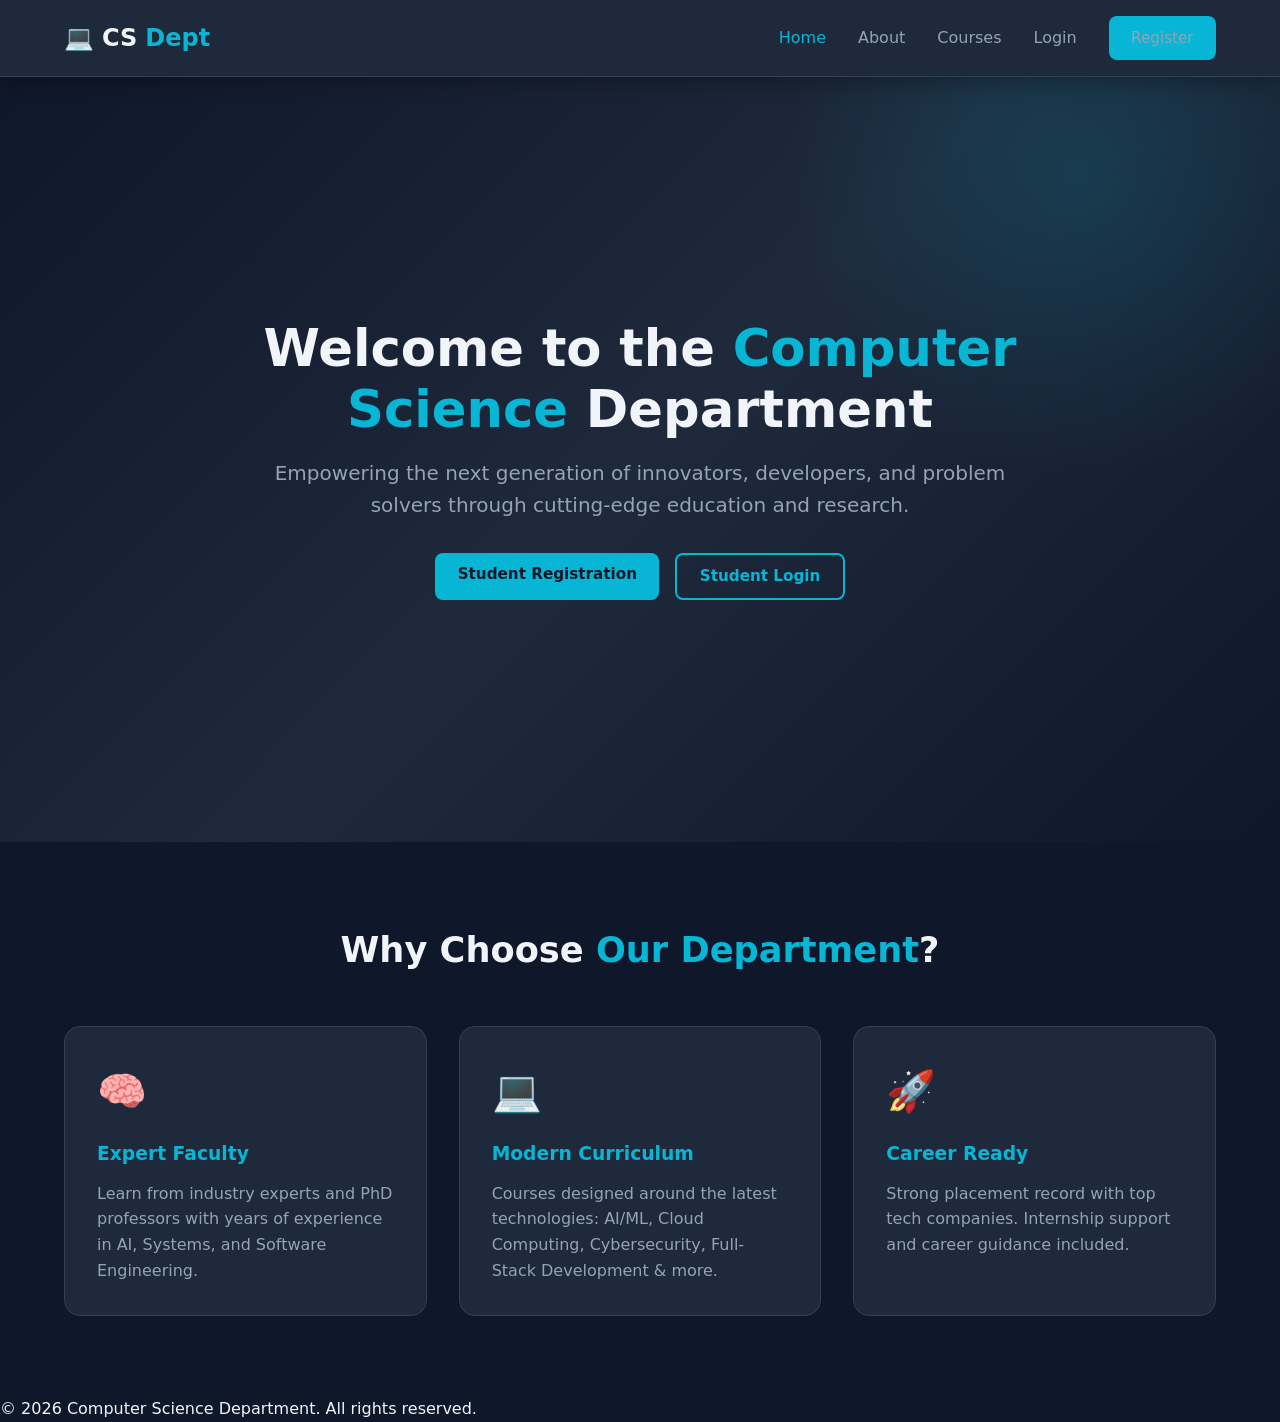
<file: index.html>
<!DOCTYPE html>
<html lang="en">
<head>
    <meta charset="UTF-8">
    <meta name="viewport" content="width=device-width, initial-scale=1.0">
    <title>CS Department | Home</title>
    <link rel="stylesheet" href="css/style.css">
</head>
<body>
    <nav class="navbar">
        <a href="index.html" class="logo">💻 <span>CS</span> Dept</a>
        <ul class="nav-links" id="nav-links">
            <li><a href="index.html" class="active">Home</a></li>
            <li><a href="about.html">About</a></li>
            <li><a href="courses.html">Courses</a></li>
            <!-- Login & Register added by JS -->
        </ul>
    </nav>

    <section class="hero">
        <div class="hero-content">
            <h1>Welcome to the <span>Computer Science</span> Department</h1>
            <p>Empowering the next generation of innovators, developers, and problem solvers through cutting-edge education and research.</p>
            <div class="hero-buttons">
                <a href="register.html" class="btn btn-primary">Student Registration</a>
                <a href="login.html" class="btn btn-outline">Student Login</a>
            </div>
        </div>
    </section>

    <section class="section">
        <div class="container">
            <h2 class="section-title">Why Choose <span>Our Department</span>?</h2>
            <div class="cards">
                <div class="card">
                    <div class="card-icon">🧠</div>
                    <h3>Expert Faculty</h3>
                    <p>Learn from industry experts and PhD professors with years of experience in AI, Systems, and Software Engineering.</p>
                </div>
                <div class="card">
                    <div class="card-icon">💻</div>
                    <h3>Modern Curriculum</h3>
                    <p>Courses designed around the latest technologies: AI/ML, Cloud Computing, Cybersecurity, Full-Stack Development & more.</p>
                </div>
                <div class="card">
                    <div class="card-icon">🚀</div>
                    <h3>Career Ready</h3>
                    <p>Strong placement record with top tech companies. Internship support and career guidance included.</p>
                </div>
            </div>
        </div>
    </section>

    <footer>
        <p>&copy; 2026 Computer Science Department. All rights reserved.</p>
    </footer>

    <script src="js/auth.js"></script>
</body>
</html>
</file>
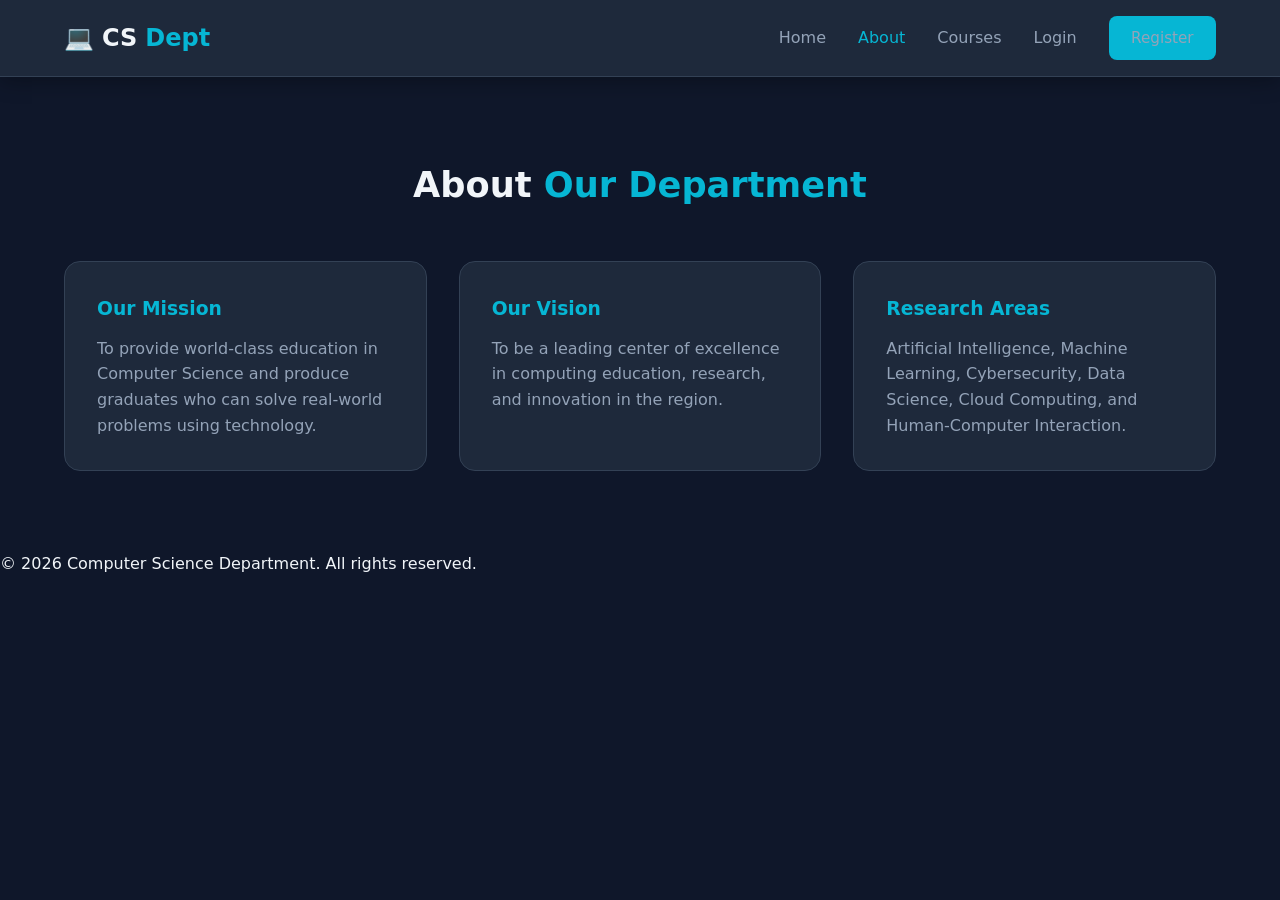
<file: about.html>
<!DOCTYPE html>
<html lang="en">
<head>
    <meta charset="UTF-8">
    <meta name="viewport" content="width=device-width, initial-scale=1.0">
    <title>About | CS Department</title>
    <link rel="stylesheet" href="css/style.css">
</head>
<body>
    <nav class="navbar">
        <a href="index.html" class="logo">💻 <span>CS</span> Dept</a>
        <ul class="nav-links" id="nav-links">
            <li><a href="index.html">Home</a></li>
            <li><a href="about.html" class="active">About</a></li>
            <li><a href="courses.html">Courses</a></li>
        </ul>
    </nav>

    <section class="section">
        <div class="container">
            <h2 class="section-title">About <span>Our Department</span></h2>
            <div class="cards">
                <div class="card">
                    <h3>Our Mission</h3>
                    <p>To provide world-class education in Computer Science and produce graduates who can solve real-world problems using technology.</p>
                </div>
                <div class="card">
                    <h3>Our Vision</h3>
                    <p>To be a leading center of excellence in computing education, research, and innovation in the region.</p>
                </div>
                <div class="card">
                    <h3>Research Areas</h3>
                    <p>Artificial Intelligence, Machine Learning, Cybersecurity, Data Science, Cloud Computing, and Human-Computer Interaction.</p>
                </div>
            </div>
        </div>
    </section>

    <footer>
        <p>&copy; 2026 Computer Science Department. All rights reserved.</p>
    </footer>
    <script src="js/auth.js"></script>
</body>
</html>
</file>
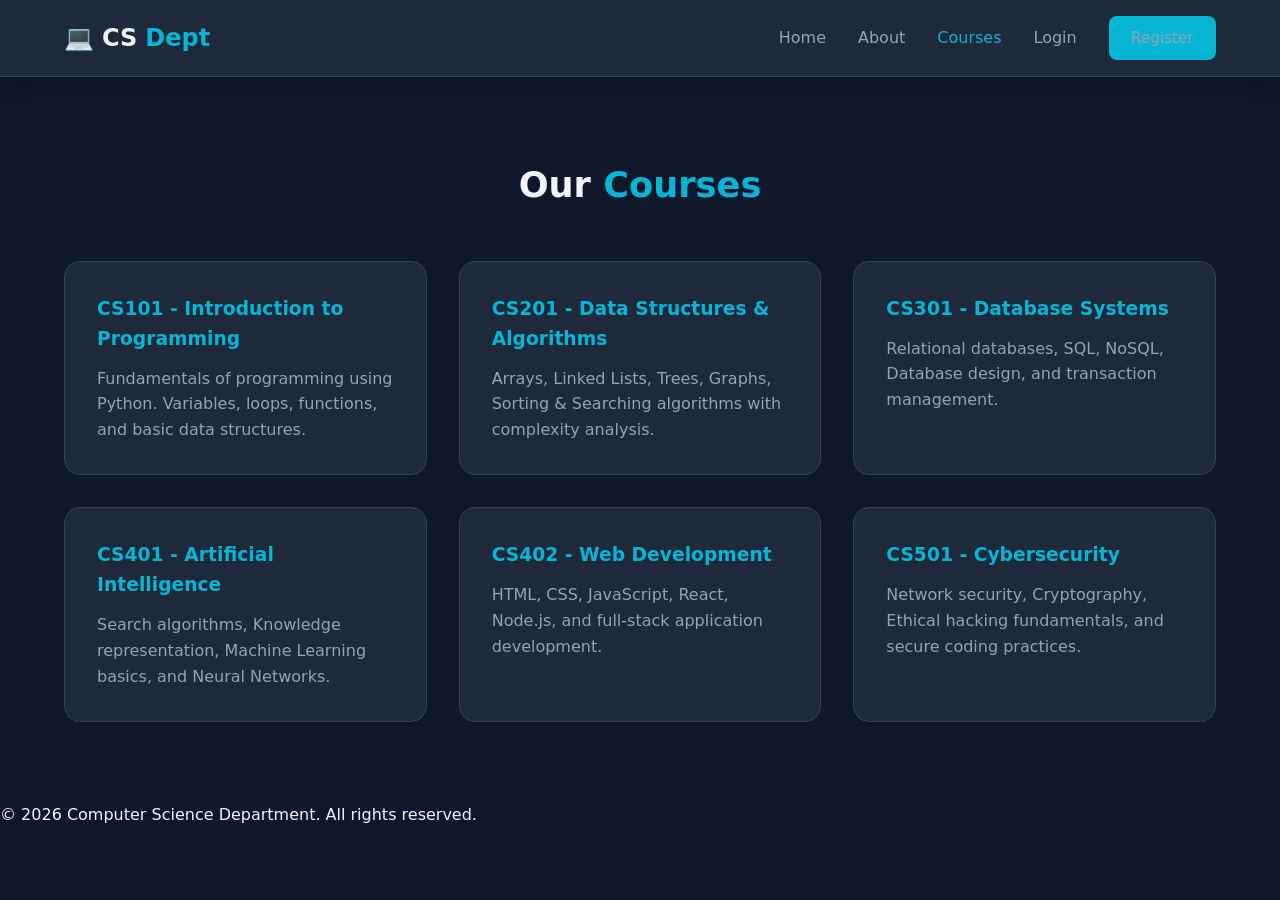
<file: courses.html>
<!DOCTYPE html>
<html lang="en">
<head>
    <meta charset="UTF-8">
    <meta name="viewport" content="width=device-width, initial-scale=1.0">
    <title>Courses | CS Department</title>
    <link rel="stylesheet" href="css/style.css">
</head>
<body>
    <nav class="navbar">
        <a href="index.html" class="logo">💻 <span>CS</span> Dept</a>
        <ul class="nav-links" id="nav-links">
            <li><a href="index.html">Home</a></li>
            <li><a href="about.html">About</a></li>
            <li><a href="courses.html" class="active">Courses</a></li>
        </ul>
    </nav>

    <section class="section">
        <div class="container">
            <h2 class="section-title">Our <span>Courses</span></h2>
            <div class="cards">
                <div class="card">
                    <h3>CS101 - Introduction to Programming</h3>
                    <p>Fundamentals of programming using Python. Variables, loops, functions, and basic data structures.</p>
                </div>
                <div class="card">
                    <h3>CS201 - Data Structures & Algorithms</h3>
                    <p>Arrays, Linked Lists, Trees, Graphs, Sorting & Searching algorithms with complexity analysis.</p>
                </div>
                <div class="card">
                    <h3>CS301 - Database Systems</h3>
                    <p>Relational databases, SQL, NoSQL, Database design, and transaction management.</p>
                </div>
                <div class="card">
                    <h3>CS401 - Artificial Intelligence</h3>
                    <p>Search algorithms, Knowledge representation, Machine Learning basics, and Neural Networks.</p>
                </div>
                <div class="card">
                    <h3>CS402 - Web Development</h3>
                    <p>HTML, CSS, JavaScript, React, Node.js, and full-stack application development.</p>
                </div>
                <div class="card">
                    <h3>CS501 - Cybersecurity</h3>
                    <p>Network security, Cryptography, Ethical hacking fundamentals, and secure coding practices.</p>
                </div>
            </div>
        </div>
    </section>

    <footer>
        <p>&copy; 2026 Computer Science Department. All rights reserved.</p>
    </footer>
    <script src="js/auth.js"></script>
</body>
</html>
</file>
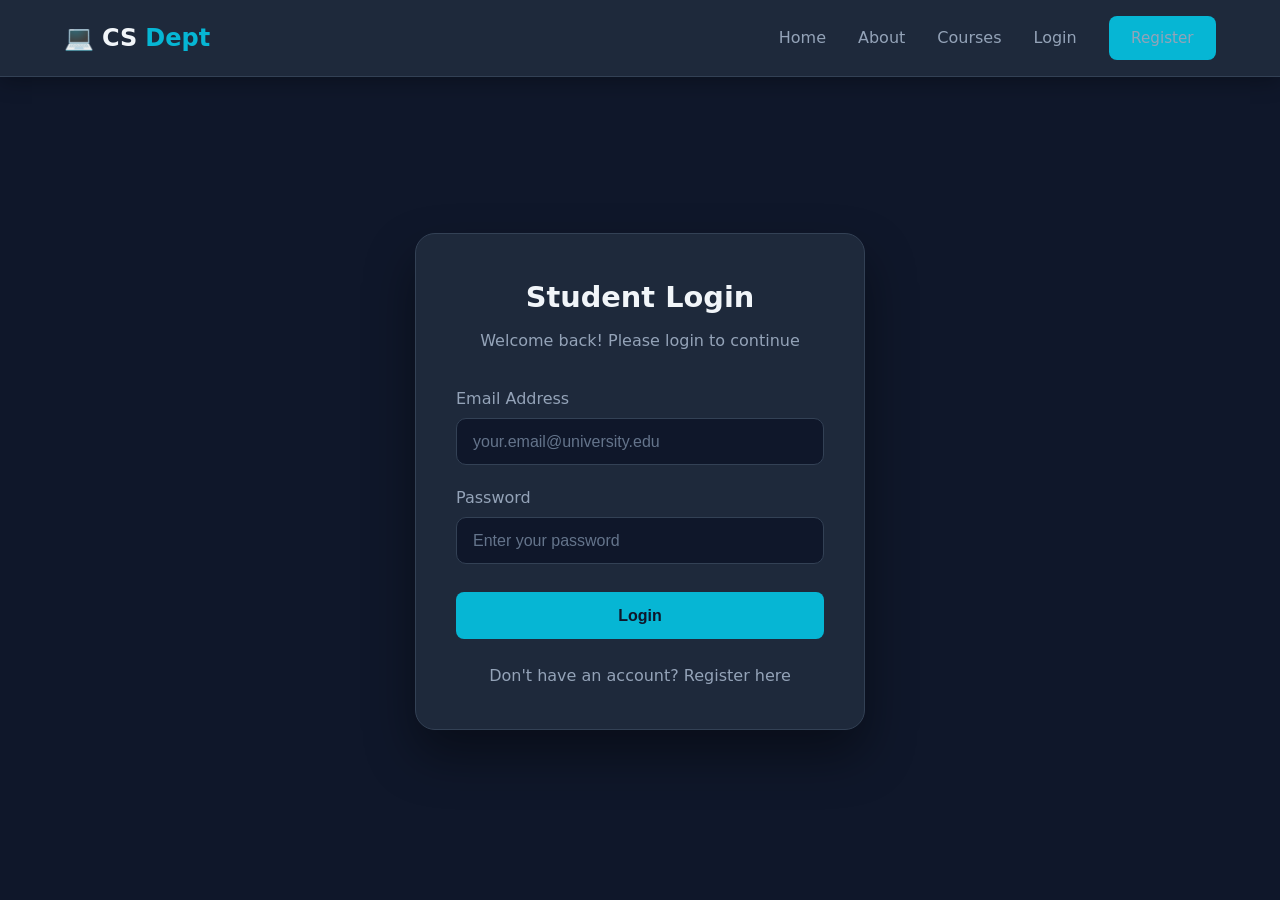
<file: dashboard.html>
<!DOCTYPE html>
<html lang="en">
<head>
    <meta charset="UTF-8">
    <meta name="viewport" content="width=device-width, initial-scale=1.0">
    <title>Dashboard | CS Department</title>
    <link rel="stylesheet" href="css/style.css">
</head>
<body>
    <nav class="navbar">
        <a href="index.html" class="logo">💻 <span>CS</span> Dept</a>
        <ul class="nav-links" id="nav-links">
            <li><a href="index.html">Home</a></li>
            <li><a href="about.html">About</a></li>
            <li><a href="courses.html">Courses</a></li>
        </ul>
    </nav>

    <div class="dashboard-header">
        <div class="container">
            <h1>Welcome, <span id="student-name">Student</span> 👋</h1>
            <p>Student Portal Dashboard</p>
        </div>
    </div>

    <div class="dashboard-grid">
        <div class="info-card">
            <h3>👤 Personal Information</h3>
            <div class="info-row">
                <span>Full Name</span>
                <span id="info-name">-</span>
            </div>
            <div class="info-row">
                <span>Email</span>
                <span id="info-email">-</span>
            </div>
            <div class="info-row">
                <span>Student ID</span>
                <span id="info-studentid">-</span>
            </div>
            <div class="info-row">
                <span>Year</span>
                <span id="info-year">-</span>
            </div>
        </div>

        <div class="info-card">
            <h3>📚 Enrolled Courses (Sample)</h3>
            <div class="info-row">
                <span>CS201 - DSA</span>
                <span style="color: #10b981;">Active</span>
            </div>
            <div class="info-row">
                <span>CS301 - Databases</span>
                <span style="color: #10b981;">Active</span>
            </div>
            <div class="info-row">
                <span>CS402 - Web Dev</span>
                <span style="color: #10b981;">Active</span>
            </div>
        </div>

        <div class="info-card">
            <h3>📅 Quick Actions</h3>
            <p style="color: var(--text-muted); margin-bottom: 1rem;">You are successfully logged into the CS Department portal.</p>
            <button class="btn btn-danger" onclick="logout()">Logout</button>
        </div>
    </div>

    <footer>
        <p>&copy; 2026 Computer Science Department. All rights reserved.</p>
    </footer>

    <script src="js/auth.js"></script>
    <script>
        document.addEventListener('DOMContentLoaded', () => {
            const user = requireAuth();
            if (user) {
                document.getElementById('student-name').textContent = user.name;
                document.getElementById('info-name').textContent = user.name;
                document.getElementById('info-email').textContent = user.email;
                document.getElementById('info-studentid').textContent = user.studentId;
                document.getElementById('info-year').textContent = user.year;
            }
        });
    </script>
</body>
</html>
</file>
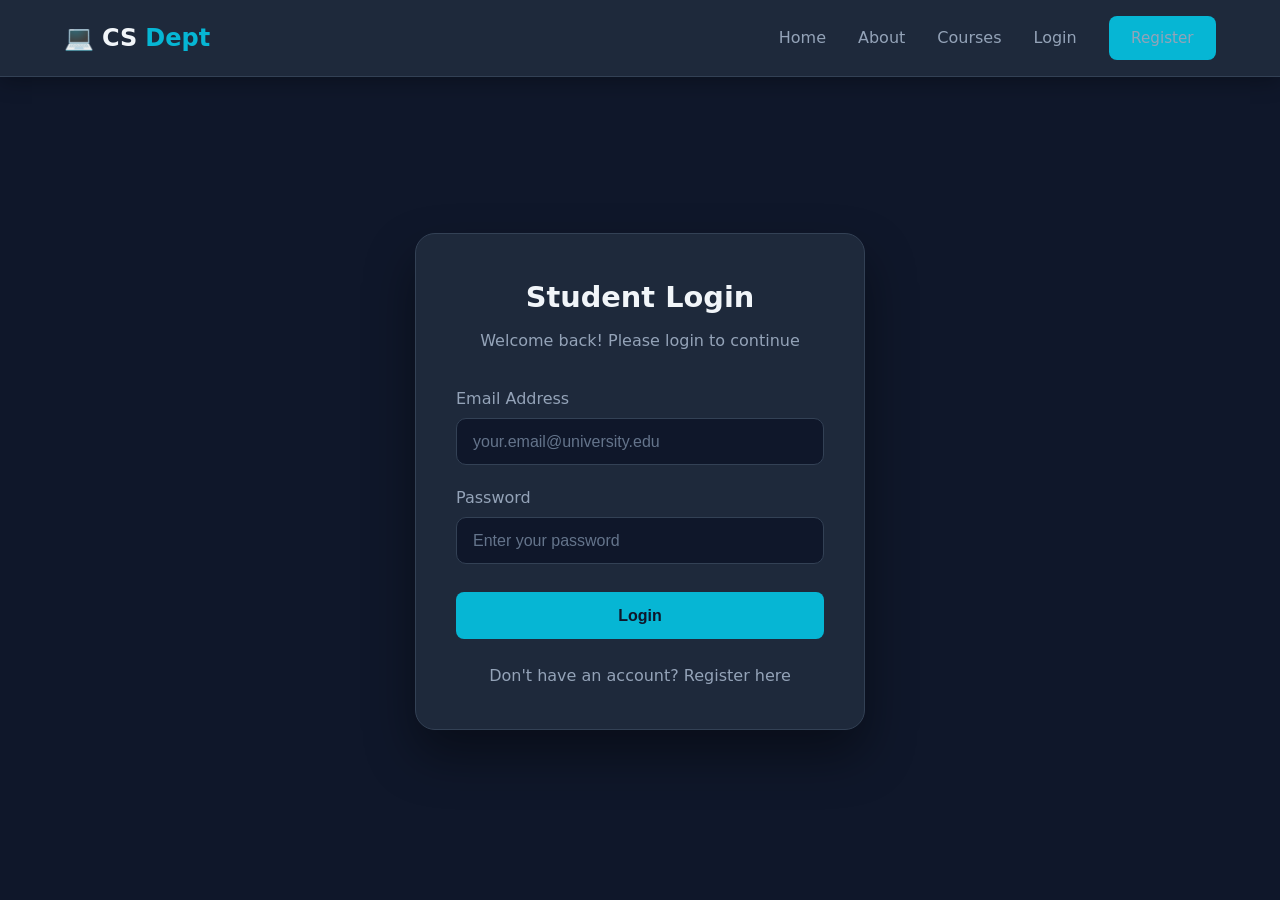
<file: login.html>
<!DOCTYPE html>
<html lang="en">
<head>
    <meta charset="UTF-8">
    <meta name="viewport" content="width=device-width, initial-scale=1.0">
    <title>Login | CS Department</title>
    <link rel="stylesheet" href="css/style.css">
</head>
<body>
    <nav class="navbar">
        <a href="index.html" class="logo">💻 <span>CS</span> Dept</a>
        <ul class="nav-links" id="nav-links">
            <li><a href="index.html">Home</a></li>
            <li><a href="about.html">About</a></li>
            <li><a href="courses.html">Courses</a></li>
        </ul>
    </nav>

    <div class="auth-container">
        <div class="auth-box">
            <h2>Student Login</h2>
            <p class="subtitle">Welcome back! Please login to continue</p>

            <div id="message" class="message"></div>

            <form id="login-form" onsubmit="handleLogin(event)">
                <div class="form-group">
                    <label for="login-email">Email Address</label>
                    <input type="email" id="login-email" placeholder="your.email@university.edu" required>
                </div>

                <div class="form-group">
                    <label for="login-password">Password</label>
                    <input type="password" id="login-password" placeholder="Enter your password" required>
                </div>

                <button type="submit" class="btn btn-primary">Login</button>
            </form>

            <p class="auth-footer">
                Don't have an account? <a href="register.html">Register here</a>
            </p>
        </div>
    </div>

    <script src="js/auth.js"></script>
    <script>
        document.addEventListener('DOMContentLoaded', redirectIfLoggedIn);
    </script>
</body>
</html>
</file>
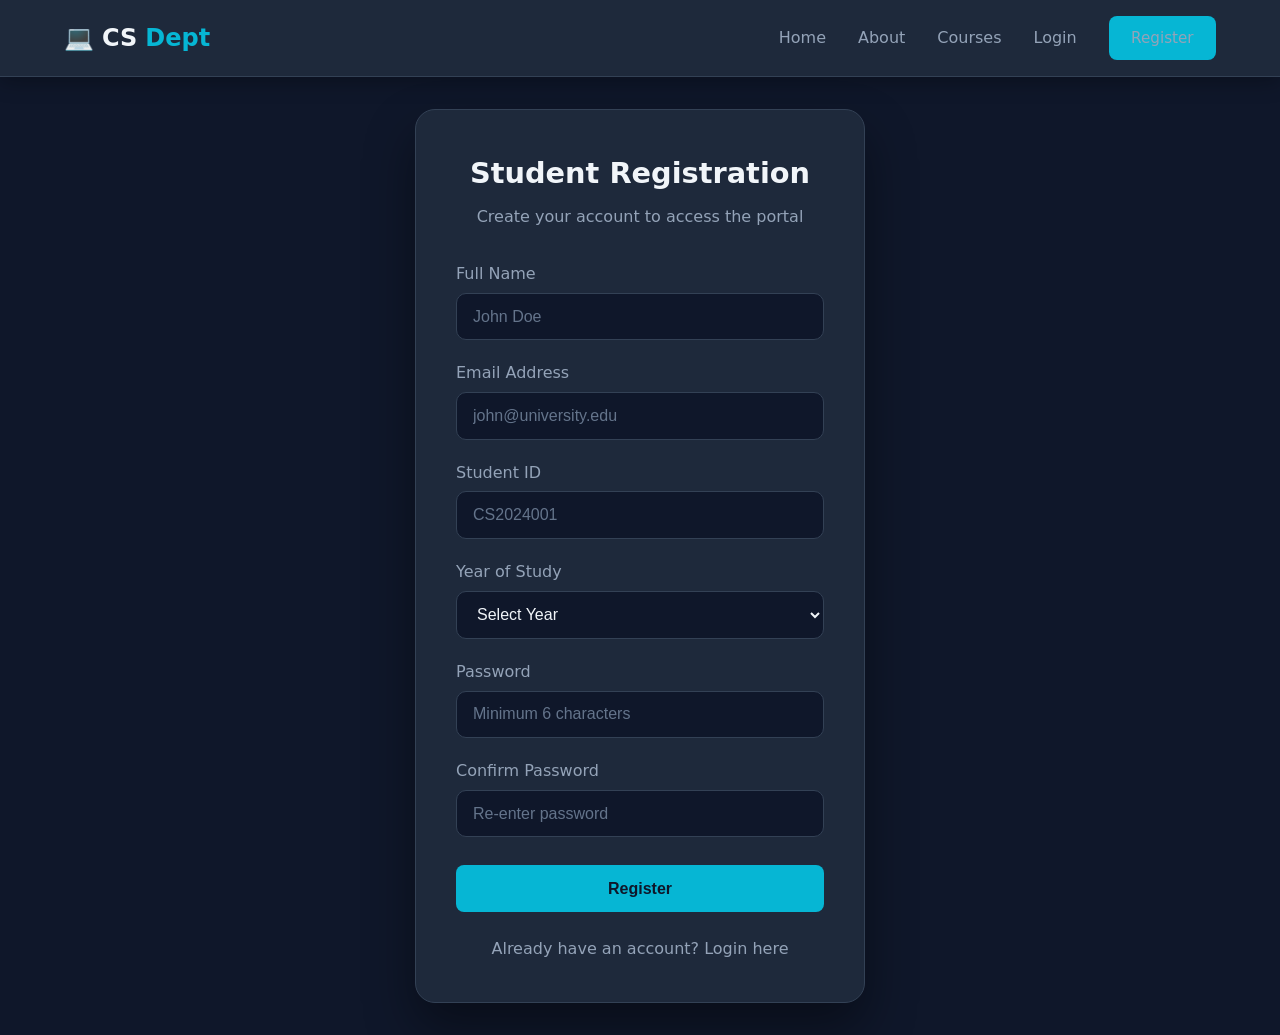
<file: register.html>
<!DOCTYPE html>
<html lang="en">
<head>
    <meta charset="UTF-8">
    <meta name="viewport" content="width=device-width, initial-scale=1.0">
    <title>Register | CS Department</title>
    <link rel="stylesheet" href="css/style.css">
</head>
<body>
    <nav class="navbar">
        <a href="index.html" class="logo">💻 <span>CS</span> Dept</a>
        <ul class="nav-links" id="nav-links">
            <li><a href="index.html">Home</a></li>
            <li><a href="about.html">About</a></li>
            <li><a href="courses.html">Courses</a></li>
        </ul>
    </nav>

    <div class="auth-container">
        <div class="auth-box">
            <h2>Student Registration</h2>
            <p class="subtitle">Create your account to access the portal</p>

            <div id="message" class="message"></div>

            <form id="register-form" onsubmit="handleRegister(event)">
                <div class="form-group">
                    <label for="reg-name">Full Name</label>
                    <input type="text" id="reg-name" placeholder="John Doe" required>
                </div>

                <div class="form-group">
                    <label for="reg-email">Email Address</label>
                    <input type="email" id="reg-email" placeholder="john@university.edu" required>
                </div>

                <div class="form-group">
                    <label for="reg-studentid">Student ID</label>
                    <input type="text" id="reg-studentid" placeholder="CS2024001" required>
                </div>

                <div class="form-group">
                    <label for="reg-year">Year of Study</label>
                    <select id="reg-year" required>
                        <option value="">Select Year</option>
                        <option value="1st Year">1st Year</option>
                        <option value="2nd Year">2nd Year</option>
                        <option value="3rd Year">3rd Year</option>
                        <option value="4th Year">4th Year</option>
                    </select>
                </div>

                <div class="form-group">
                    <label for="reg-password">Password</label>
                    <input type="password" id="reg-password" placeholder="Minimum 6 characters" required>
                </div>

                <div class="form-group">
                    <label for="reg-confirm">Confirm Password</label>
                    <input type="password" id="reg-confirm" placeholder="Re-enter password" required>
                </div>

                <button type="submit" class="btn btn-primary">Register</button>
            </form>

            <p class="auth-footer">
                Already have an account? <a href="login.html">Login here</a>
            </p>
        </div>
    </div>

    <script src="js/auth.js"></script>
    <script>
        document.addEventListener('DOMContentLoaded', redirectIfLoggedIn);
    </script>
</body>
</html>
</file>
<file: css/style.css>
/* ========== Global Styles ========== */
* {
    margin: 0;
    padding: 0;
    box-sizing: border-box;
}

:root {
    --primary: #0f172a;
    --secondary: #1e293b;
    --accent: #06b6d4;
    --accent-hover: #0891b2;
    --text: #f1f5f9;
    --text-muted: #94a3b8;
    --success: #10b981;
    --danger: #ef4444;
    --card-bg: #1e293b;
    --border: #334155;
}

body {
    font-family: 'Segoe UI', system-ui, -apple-system, sans-serif;
    background: var(--primary);
    color: var(--text);
    line-height: 1.6;
    min-height: 100vh;
}

a {
    text-decoration: none;
    color: inherit;
}

/* ========== Navbar ========== */
.navbar {
    background: var(--secondary);
    padding: 1rem 5%;
    display: flex;
    justify-content: space-between;
    align-items: center;
    position: sticky;
    top: 0;
    z-index: 1000;
    border-bottom: 1px solid var(--border);
    box-shadow: 0 4px 20px rgba(0, 0, 0, 0.3);
}

.logo {
    font-size: 1.5rem;
    font-weight: 700;
    color: var(--accent);
    display: flex;
    align-items: center;
    gap: 0.5rem;
}

.logo span {
    color: var(--text);
}

.nav-links {
    display: flex;
    gap: 2rem;
    list-style: none;
    align-items: center;
}

.nav-links a {
    color: var(--text-muted);
    font-weight: 500;
    transition: color 0.3s;
}

.nav-links a:hover,
.nav-links a.active {
    color: var(--accent);
}

.btn {
    display: inline-block;
    padding: 0.6rem 1.4rem;
    border-radius: 8px;
    font-weight: 600;
    cursor: pointer;
    border: none;
    transition: all 0.3s;
    font-size: 0.95rem;
}

.btn-primary {
    background: var(--accent);
    color: var(--primary);
}

.btn-primary:hover {
    background: var(--accent-hover);
    transform: translateY(-2px);
}

.btn-outline {
    background: transparent;
    border: 2px solid var(--accent);
    color: var(--accent);
}

.btn-outline:hover {
    background: var(--accent);
    color: var(--primary);
}

.btn-danger {
    background: var(--danger);
    color: white;
}

.btn-danger:hover {
    background: #dc2626;
}

/* ========== Hero Section ========== */
.hero {
    min-height: 85vh;
    display: flex;
    align-items: center;
    justify-content: center;
    text-align: center;
    padding: 2rem 5%;
    background: linear-gradient(135deg, #0f172a 0%, #1e293b 50%, #0f172a 100%);
    position: relative;
    overflow: hidden;
}

.hero::before {
    content: '';
    position: absolute;
    width: 600px;
    height: 600px;
    background: radial-gradient(circle, rgba(6, 182, 212, 0.15) 0%, transparent 70%);
    top: -200px;
    right: -100px;
}

.hero-content {
    max-width: 800px;
    z-index: 1;
}

.hero h1 {
    font-size: 3.2rem;
    margin-bottom: 1rem;
    line-height: 1.2;
}

.hero h1 span {
    color: var(--accent);
}

.hero p {
    font-size: 1.25rem;
    color: var(--text-muted);
    margin-bottom: 2rem;
}

.hero-buttons {
    display: flex;
    gap: 1rem;
    justify-content: center;
    flex-wrap: wrap;
}

/* ========== Sections ========== */
.section {
    padding: 5rem 5%;
}

.section-title {
    text-align: center;
    font-size: 2.2rem;
    margin-bottom: 3rem;
}

.section-title span {
    color: var(--accent);
}

.container {
    max-width: 1200px;
    margin: 0 auto;
}

/* ========== Cards ========== */
.cards {
    display: grid;
    grid-template-columns: repeat(auto-fit, minmax(280px, 1fr));
    gap: 2rem;
}

.card {
    background: var(--card-bg);
    border: 1px solid var(--border);
    border-radius: 16px;
    padding: 2rem;
    transition: transform 0.3s, box-shadow 0.3s;
}

.card:hover {
    transform: translateY(-8px);
    box-shadow: 0 20px 40px rgba(6, 182, 212, 0.15);
}

.card-icon {
    font-size: 2.5rem;
    margin-bottom: 1rem;
}

.card h3 {
    margin-bottom: 0.75rem;
    color: var(--accent);
}

.card p {
    color: var(--text-muted);
}

/* ========== Forms ========== */
.auth-container {
    min-height: 90vh;
    display: flex;
    align-items: center;
    justify-content: center;
    padding: 2rem;
}

.auth-box {
    background: var(--card-bg);
    border: 1px solid var(--border);
    border-radius: 20px;
    padding: 2.5rem;
    width: 100%;
    max-width: 450px;
    box-shadow: 0 25px 50px rgba(0, 0, 0, 0.4);
}

.auth-box h2 {
    text-align: center;
    margin-bottom: 0.5rem;
    font-size: 1.8rem;
}

.auth-box .subtitle {
    text-align: center;
    color: var(--text-muted);
    margin-bottom: 2rem;
}

.form-group {
    margin-bottom: 1.25rem;
}

.form-group label {
    display: block;
    margin-bottom: 0.4rem;
    font-weight: 500;
    color: var(--text-muted);
}

.form-group input,
.form-group select {
    width: 100%;
    padding: 0.85rem 1rem;
    border-radius: 10px;
    border: 1px solid var(--border);
    background: var(--primary);
    color: var(--text);
    font-size: 1rem;
    transition: border-color 0.3s;
}

.form-group input:focus,
.form-group select:focus {
    outline: none;
    border-color: var(--accent);
}

.form-group input::placeholder {
    color: #64748b;
}

.auth-box .btn {
    width: 100%;
    padding: 0.9rem;
    margin-top: 0.5rem;
    font-size: 1rem;
}

.auth-footer {
    text-align: center;
    margin-top: 1.5rem;
    color: var(--text-muted);
}
</file>
